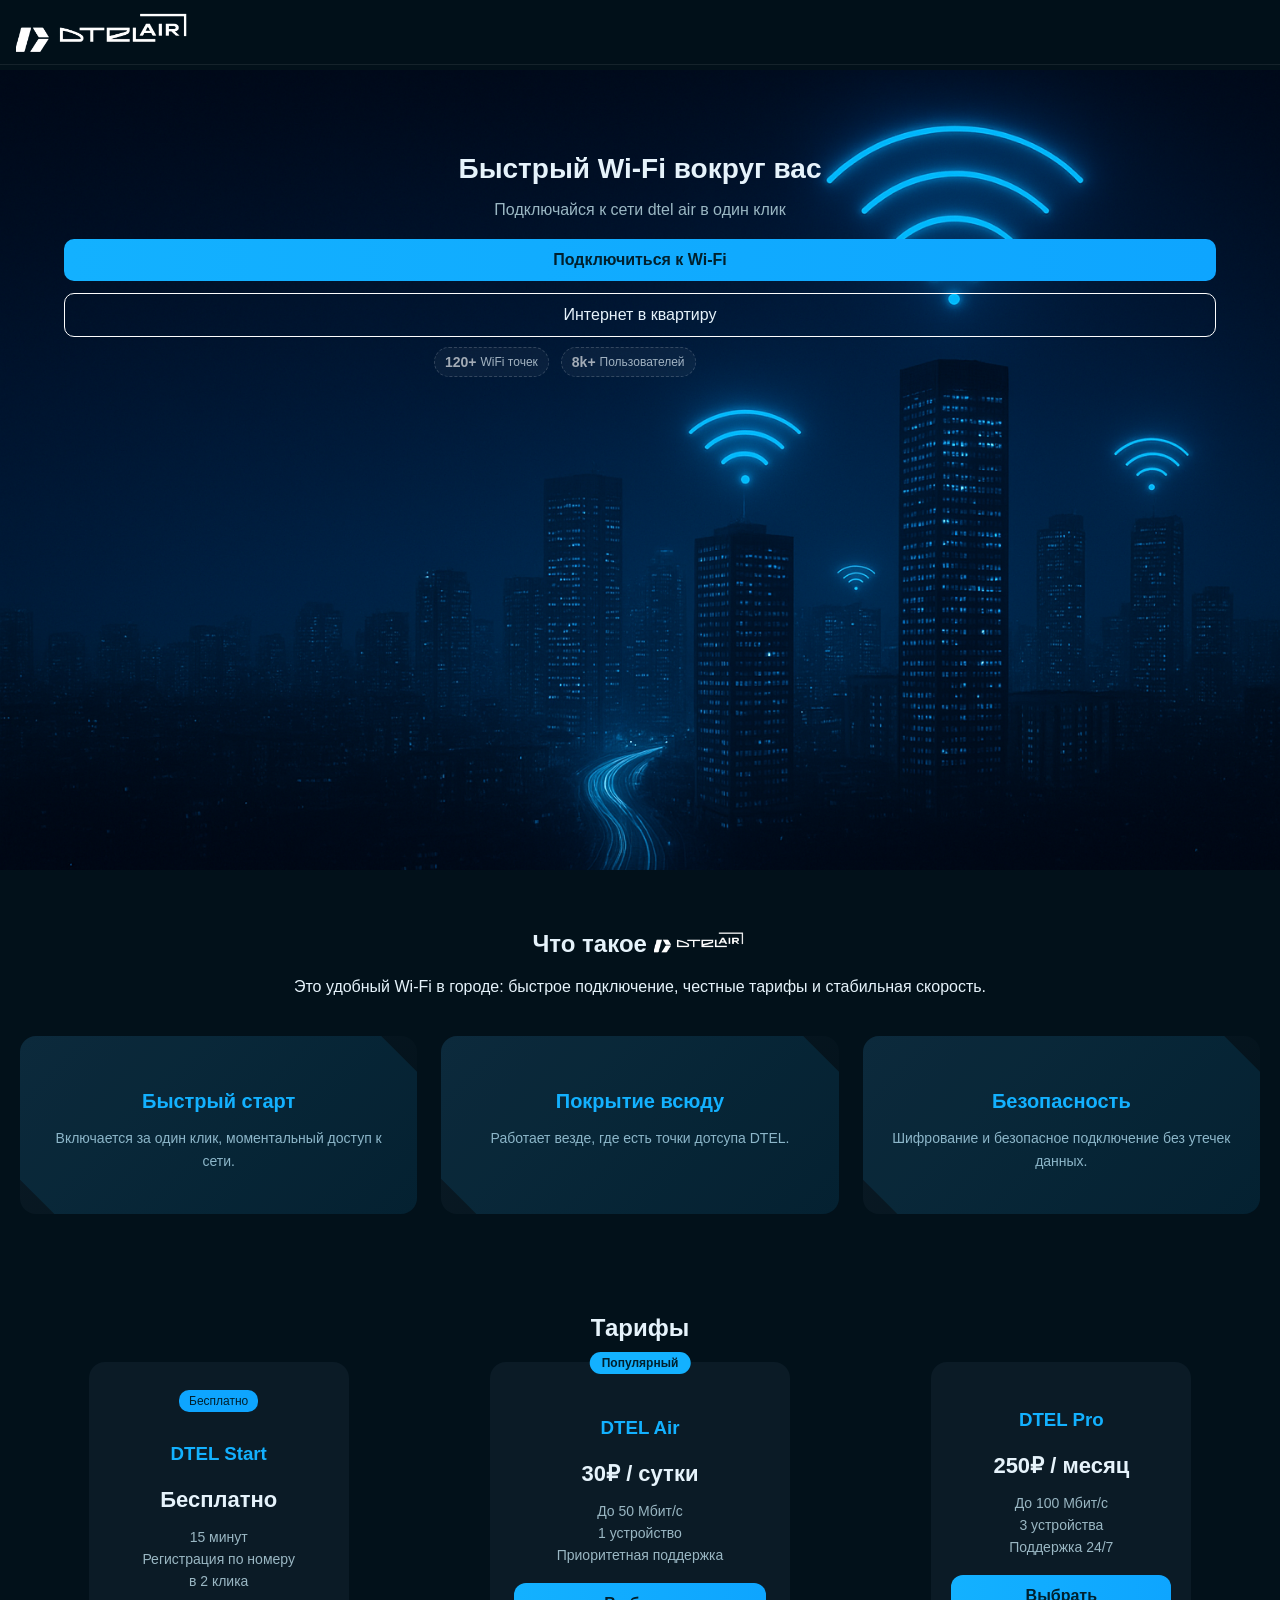
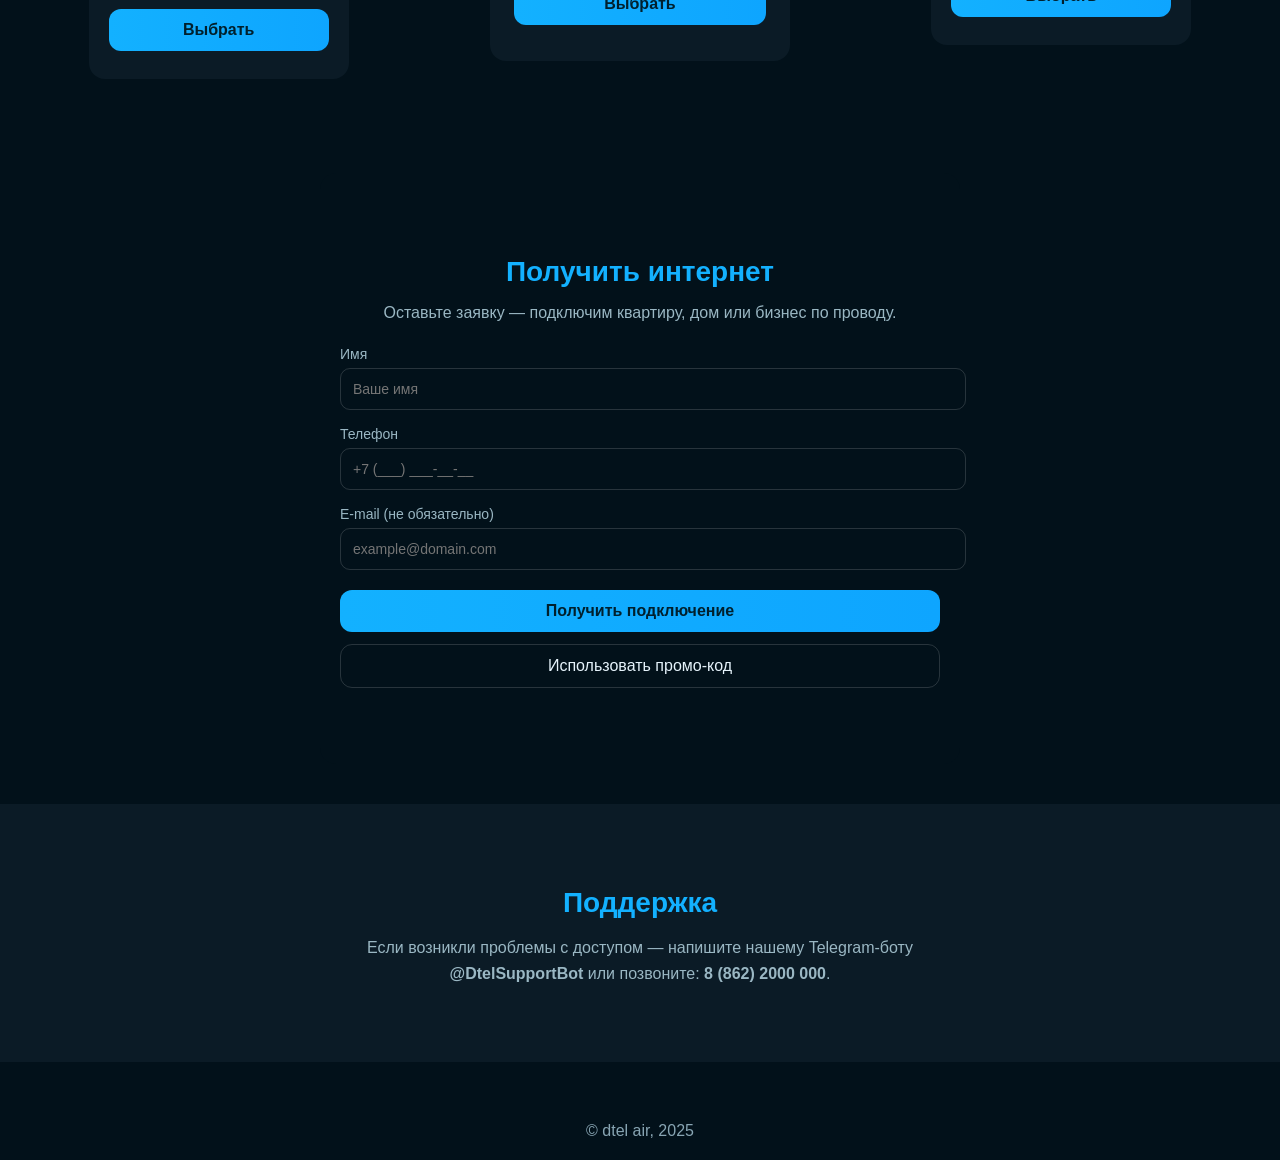
<file: DtelAir/мобильный/index.html>
<!DOCTYPE html>
<html lang="ru">
<head>
  <meta charset="UTF-8" />
  <meta name="viewport" content="width=device-width, initial-scale=1" />
  <title>dtel air — подключение Wi‑Fi</title>
  <link rel="stylesheet" href="styles.css" />
</head>
<body>
  <header class="mobile-header">
  <img src="img/logo.png" class="mh-logo" alt="DTEL AIR">
</header>


<section class="hero">
  <img class="hero-bg" src="img/hero.png" alt="">
  <div class="hero-inner">
    <div class="hero-copy">
  <h1>Быстрый Wi‑Fi вокруг вас</h1>
  <p class="sub">Подключайся к сети dtel air в один клик</p>

  <div class="actions">
    <a href="#tariffs" class="btn primary">Подключиться к Wi‑Fi</a>
    <a href="#connect-home" class="btn ghost">Интернет в квартиру</a>
  </div>
  <ul class="hero-stats">
          <li><strong id="stat-points">120+</strong><span>WiFi точек</span></li>
          <li><strong id="stat-users">8k+</strong><span>Пользователей</span></li>
          
        </ul>
      </div>
</section>

<section id="about" class="about">
  <h2>
  Что такое <img src="img/logo.png" class="mh-logo" alt="DTEL AIR">
</h2>
  <p>Это удобный Wi‑Fi в городе: быстрое подключение, честные тарифы и стабильная скорость.</p>

  <div class="features">
  <div class="feature">
    <h4>Быстрый старт</h4>
    <p class="muted">Включается за один клик, моментальный доступ к сети.</p>
  </div>

  <div class="feature">
    <h4>Покрытие всюду</h4>
    <p class="muted">Работает везде, где есть точки дотсупа DTEL.</p>
  </div>

  <div class="feature">
    <h4>Безопасность</h4>
    <p class="muted">Шифрование и безопасное подключение без утечек данных.</p>
  </div>
</div>
</section>

<section id="tariffs" class="tariffs">
  <h2 class="section-title">Тарифы</h2>

  <div class="tariff-cards">
    
    <div class="tariff-card animate delay-1">
      <div class="badge">Бесплатно</div>
      <h3>DTEL Start</h3>
      <p class="price" data-daily="0" data-month="0"><span>Бесплатно</span></p>
      <ul class="tariff-features">
        <li>15 минут</li>
        <li>Регистрация по номеру </li>
        <li>в 2 клика</li>
      </ul>
      <a class="btn btn-primary w-full" href="#get">Выбрать</a>
    </div>

    
    <div class="tariff-card featured animate delay-2">
      <div class="featured-label">Популярный</div>
      <h3>DTEL Air</h3>
      <p class="price" data-daily="30" data-month="250"><span>30₽</span> / сутки</p>
      <ul class="tariff-features">
        <li>До 50 Мбит/с</li>
        <li>1 устройство</li>
        <li>Приоритетная поддержка</li>
      </ul>
      <a class="btn btn-primary w-full" href="#get">Выбрать</a>
    </div>

    
    <div class="tariff-card animate delay-3">
      <h3>DTEL Pro</h3>
      <p class="price" data-daily="250" data-month="250"><span>250₽</span> / месяц</p>
      <ul class="tariff-features">
        <li>До 100 Мбит/с</li>
        <li>3 устройства</li>
        <li>Поддержка 24/7</li>
      </ul>
      <a class="btn btn-primary w-full" href="#get">Выбрать</a>
    </div>
  </div>
</section>

<section id="connect-home" class="get-access">
  <h2>Получить интернет </h2>
  <p>Оставьте заявку — подключим квартиру, дом или бизнес по проводу.</p>

  <form class="access-form" id="connect-form">
    <div class="form-row">
      <label>Имя</label>
      <input type="text" name="name" placeholder="Ваше имя">
    </div>
    <div class="form-row">
      <label>Телефон</label>
      <input type="tel" name="phone" placeholder="+7 (___) ___-__-__" required>
    </div>
    <div class="form-row">
      <label>E-mail (не обязательно)</label>
      <input type="email" name="email" placeholder="example@domain.com">
    </div>
    <div class="form-row actions">
      <button class="btn btn-primary" type="submit">Получить подключение</button>
      <button class="btn btn-ghost" type="button">Использовать промо-код</button>
    </div>
  </form>
</section>

<section id="support" class="support">
  <div class="support-container">
    <h2>Поддержка</h2>
    <p>Если возникли проблемы с доступом — напишите нашему Telegram-боту <strong>@DtelSupportBot</strong> или позвоните: <strong>8 (862) 2000 000</strong>.</p>
  </div>
</section>

<footer class="footer">© dtel air, 2025</footer>

<script src="script.js"></script>
</body>
</html>
</file>
<file: DtelAir/мобильный/styles.css>
body {
  margin: 0;
  font-family: Inter, sans-serif;
  background: #02111a;
  color: #e6f3fb;
}

.hero {
  position: relative;
  height: 80vh; 
  width: 100%;
  overflow: hidden;
  padding-top: 40px;
  padding-bottom: 40px;
  text-align: center;
}

.hero h1 {
  font-size: 28px;
  margin-bottom: 10px;
}

.sub {
  color: #9ab7c3;
  margin-bottom: 20px;
}

.actions {
  display: flex;
  flex-direction: column;
  gap: 12px;
  margin-top: 20px;
}

.btn {
  padding: 12px;
  border-radius: 10px;
  text-decoration: none;
  font-size: 16px;
  text-align: center;
}

.primary {
  background: linear-gradient(90deg,#13b1ff,#0ea5ff);
  color: #01202d;
  font-weight: 700;
}

.ghost {
  border: 1px solid rgba(255, 255, 255, 0.993);
  color: #e6f3fb;
}

.about, .tariffs, .connect {
  padding: 40px 20px;
  text-align: center;
}


.features {
  display: grid;
  grid-template-columns: repeat(auto-fit, minmax(220px, 1fr));
  gap: 24px;
  margin-top: 40px;
}

.feature {
  background: linear-gradient(135deg, #0b1b26, #02111a);
  border-radius: 16px;
  padding: 28px 20px;
  text-align: center;
  transition: transform 0.4s ease, box-shadow 0.4s ease, background 0.4s ease;
  cursor: pointer;
  position: relative;
  overflow: hidden;
}

.feature::before {
  content: '';
  position: absolute;
  top: -50%;
  left: -50%;
  width: 200%;
  height: 200%;
  background: rgba(19, 177, 255, 0.1);
  transform: rotate(45deg);
  transition: all 0.5s ease;
  pointer-events: none;
}

.feature:hover::before {
  top: -30%;
  left: -30%;
}

.feature:hover {
  transform: translateY(-10px);
  box-shadow: 0 20px 40px rgba(0,0,0,0.4);
  background: linear-gradient(135deg, #0b1b26, #041e2a);
}

.feature-icon {
  width: 56px;
  height: 56px;
  margin-bottom: 18px;
  transition: transform 0.4s ease;
}

.feature:hover .feature-icon {
  transform: scale(1.2) rotate(10deg);
}

.feature h4 {
  font-size: 20px;
  margin-bottom: 10px;
  color: #13b1ff;
}

.feature p.muted {
  color: #9ab7c3;
  font-size: 14px;
  line-height: 1.6;
}


.tariff-card {
  background: #0b1b26;
  padding: 18px;
  border-radius: 12px;
  margin-bottom: 14px;
}
.tariff-cards {
  display: grid;
  grid-template-columns: repeat(auto-fit, minmax(220px, 1fr));
  gap: 24px;
  justify-items: center;
  align-items: start; 
}

.tariff-card {
  background: #0b1b26;
  border-radius: 16px;
  padding: 28px 20px;
  text-align: center;
  position: relative;
  transition: transform 0.3s, box-shadow 0.3s;
  width: 100%;
  max-width: 260px; 
  box-sizing: border-box;
}

.tariff-card.featured {
  max-width: 300px; 
  padding: 36px 24px; 
  z-index: 2; 
}

.tariff-card:hover {
  transform: translateY(-6px);
  box-shadow: 0 15px 35px rgba(0,0,0,0.3);
}

.featured-label {
  position: absolute;
  top: -10px; left: 50%;
  transform: translateX(-50%);
  background: #13b1ff;
  color: #01202d;
  padding: 4px 12px;
  border-radius: 12px;
  font-size: 12px;
  font-weight: 700;
}

.badge {
  background: #0ea5ff;
  color: #01202d;
  padding: 4px 10px;
  border-radius: 10px;
  font-size: 12px;
  margin-bottom: 12px;
  display: inline-block;
}

.tariff-card h3 {
  margin-bottom: 12px;
  color: #13b1ff;
}

.price {
  font-size: 22px;
  font-weight: 700;
  margin-bottom: 16px;
}

.tariff-features {
  list-style: none;
  padding: 0;
  margin-bottom: 20px;
  color: #9ab7c3;
  font-size: 14px;
}

.tariff-features li {
  margin-bottom: 6px;
}

.btn-primary {
  display: inline-block;
  background: linear-gradient(90deg,#13b1ff,#0ea5ff);
  color: #01202d;
  font-weight: 700;
  padding: 12px 0;
  border-radius: 12px;
  text-decoration: none;
  width: 100%;
}
.form input {
  width: 100%;
  padding: 12px;
  margin-bottom: 10px;
  border-radius: 10px;
  border: 1px solid rgba(255,255,255,0.15);
  background: transparent;
  color: white;
}

.footer {
  padding: 20px;
  text-align: center;
  color: #88a5b3;
  margin-top: 40px;
}
.logo-img {
  height: 60px;
}

.hero-bg {
  position: absolute;
  top: 0px;
  left: 0px;
  width: 100%;
  height: 100%;
  object-fit: cover;       
  object-position: center;
  z-index: 0;
}
.hero-inner {
  position: relative;
  z-index: 2;
  width: 90%;
  max-width: 1200px;
  margin: 0 auto;
  padding: 20px;
  display: flex;
  flex-direction: column;
  gap: 30px;
}


.mobile-header {
  position: fixed;
  top: 0;
  left: 0;
  width: 100%;
  height: 64px;

  display: flex;
  align-items: center;
  padding: 0 16px;

  z-index: 9999;
  background: rgba(2, 17, 26, 0.55); 
  backdrop-filter: blur(10px);
  border-bottom: 1px solid rgba(255,255,255,0.08);
}

.mh-logo {
  height: 46px;
  z-index: 10000;
  pointer-events: none; 
}

body {
  padding-top: 70px; 
}
.hero-stats {
  display: flex;
  width: 80%;
  justify-content: center;  
  gap: 12px;
  margin-top: 10px;
}

.hero-stats li {
  list-style: none;
  color: var(--muted);
  font-size: 12px;
  opacity: 0.7;

  padding: 6px 10px;
  border-radius: 50px;

  border: 1px dashed rgba(255, 255, 255, 0.25);
  background: rgba(255, 255, 255, 0.05);

  display: flex;
  align-items: center;
  gap: 4px; 
}

.hero-stats li strong {
  font-size: 14px;
  color: #ffffff;
  opacity: 0.9;
}
h2 img.mh-logo {
  height: 1em;      
  vertical-align: text-top; 
}
.get-access {
  padding: 60px 20px;
  text-align: center;
  background: #02111a;
  color: #e6f3fb;
  border-radius: 16px;
  margin: 40px auto;
  max-width: 600px;
}

.get-access h2 {
  font-size: 28px;
  margin-bottom: 16px;
  color: #13b1ff;
}

.get-access p {
  font-size: 16px;
  margin-bottom: 24px;
  color: #9ab7c3;
}

.access-form .form-row {
  margin-bottom: 16px;
  text-align: left;
}

.access-form label {
  display: block;
  margin-bottom: 6px;
  font-size: 14px;
  color: #9ab7c3;
}

.access-form input {
  width: 100%;
  padding: 12px;
  border-radius: 10px;
  border: 1px solid rgba(255,255,255,0.15);
  background: transparent;
  color: #e6f3fb;
  font-size: 14px;
}

.actions {
  display: flex;
  gap: 12px;
  justify-content: center;
  margin-top: 20px;
}

.btn-primary {
  flex: 1;
  background: linear-gradient(90deg,#13b1ff,#0ea5ff);
  color: #01202d;
  font-weight: 700;
  padding: 12px 0;
  border-radius: 12px;
  cursor: pointer;
  border: none;
}

.btn-ghost {
  flex: 1;
  border: 1px solid rgba(255,255,255,0.15);
  color: #e6f3fb;
  font-weight: 500;
  padding: 12px 0;
  border-radius: 12px;
  cursor: pointer;
  background: transparent;
}
.support {
  background: #0b1b26; 
  padding: 60px 20px;
  display: flex;
  justify-content: center; 
  text-align: center;
}

.support-container {
  max-width: 600px; 
}

.support h2 {
  font-size: 28px;
  margin-bottom: 16px;
  color: #13b1ff;
}

.support p {
  font-size: 16px;
  color: #9ab7c3;
  line-height: 1.6;
}
</file>
